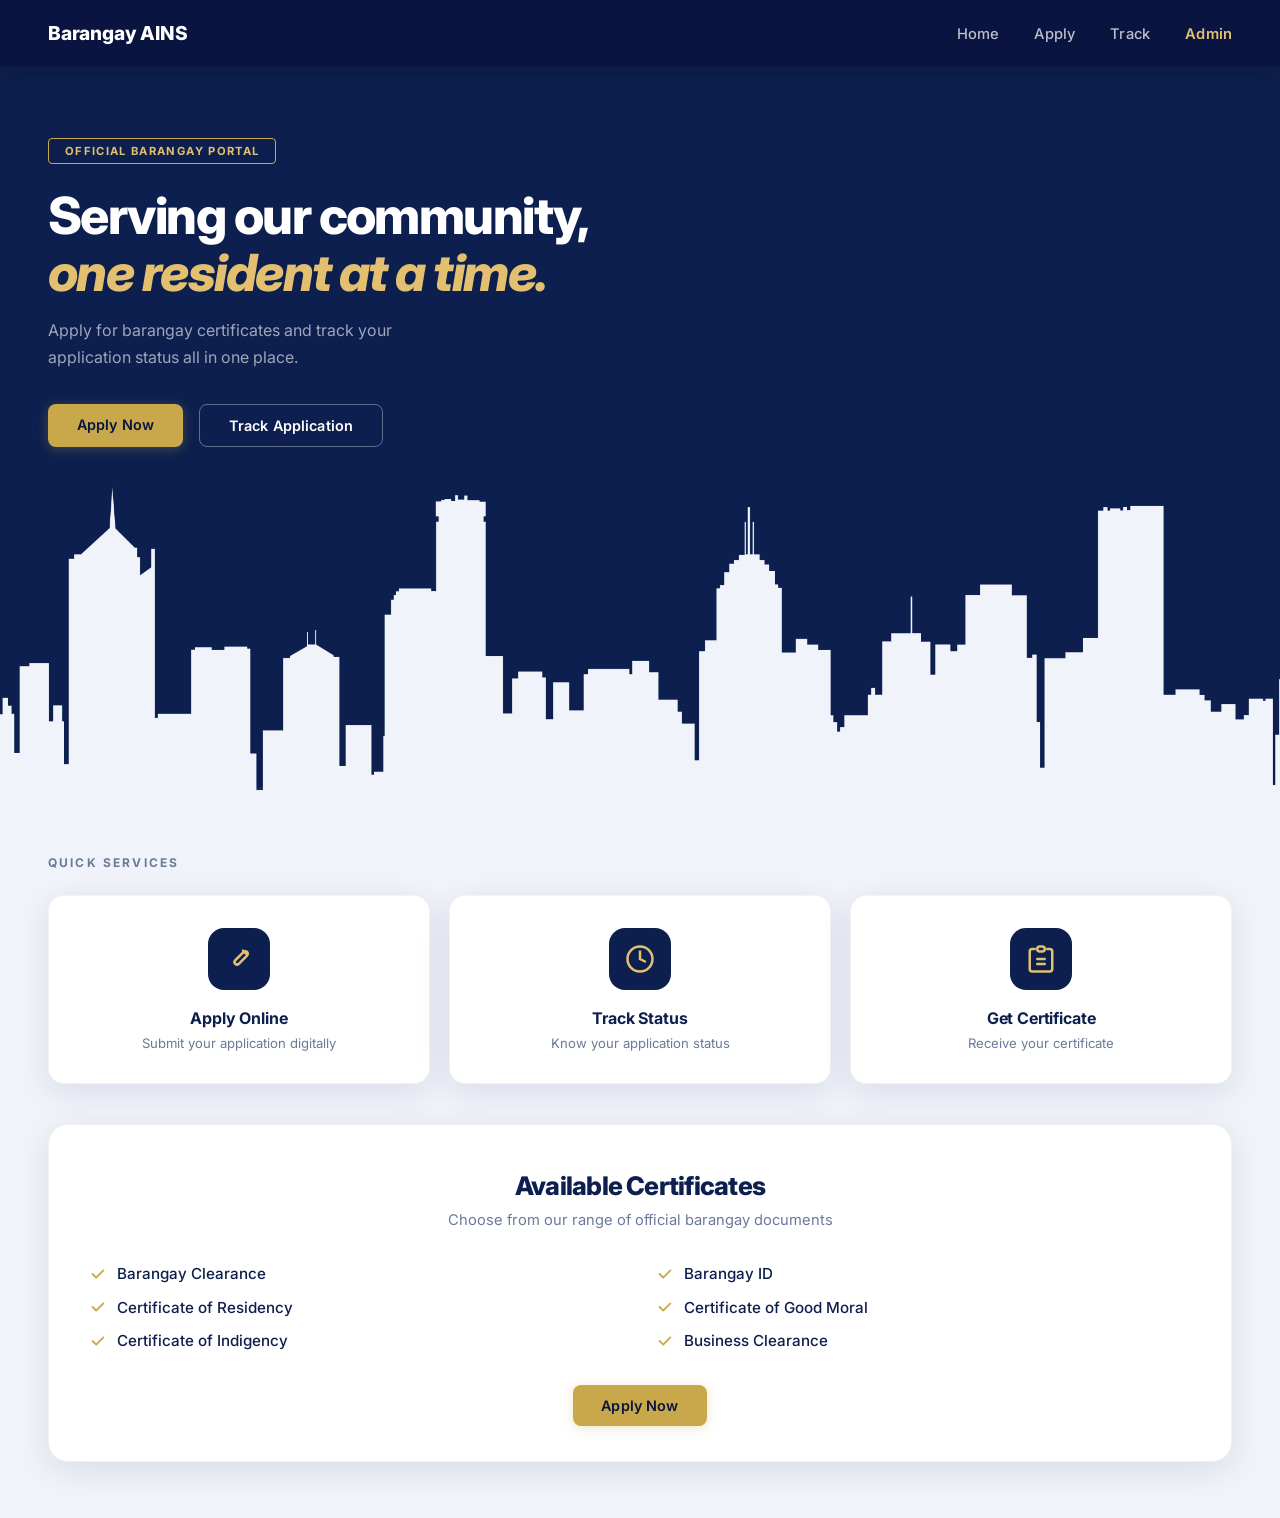
<file: barangay_webapp/app/templates/user/index.html>
<!DOCTYPE html>
<html lang="en">
<head>
  <meta charset="UTF-8" />
  <meta name="viewport" content="width=device-width, initial-scale=1.0"/>
  <title>Barangay AINS – Official Portal</title>
  <link rel="stylesheet" href="../../static/css/index.css">
  <link href="https://fonts.googleapis.com/css2?family=Inter:wght@300;400;500;600;700;800;900&display=swap" rel="stylesheet"/>
</head>
<body>

  <!-- NAVBAR -->
  <nav class="navbar">
    <div class="nav-brand">Barangay AINS</div>
    <ul class="nav-links">
      <li><a href="index.html">Home</a></li>
      <li><a href="apply.html">Apply</a></li>
      <li><a href="track.html">Track</a></li>
      <li><a href="admin.html" class="nav-admin">Admin</a></li>
    </ul>
  </nav>

  <!-- HERO -->
  <section class="hero">
    <div class="hero-content">
      <span class="hero-badge">Official Barangay Portal</span>
      <h1 class="hero-title">
        Serving our community,<br>
        <span class="hero-title-accent">one resident at a time.</span>
      </h1>
      <p class="hero-sub">Apply for barangay certificates and track your application status all in one place.</p>
      <div class="hero-actions">
        <a href="apply.html" class="btn btn-primary">Apply Now</a>
        <a href="track.html" class="btn btn-outline">Track Application</a>
      </div>
    </div>
    <div class="hero-skyline">
      <img src="../../static/images/background.png" alt="City Skyline" />
    </div>
  </section>

  <!-- QUICK SERVICES -->
<section class="quick-services">
  <p class="section-label">Quick Services</p>
  <div class="services-grid">

    <a href="apply.html" class="service-card">
      <div class="service-icon">
        <svg xmlns="http://www.w3.org/2000/svg" width="30" height="30" fill="none" viewBox="0 0 24 24" stroke="currentColor" stroke-width="2">
          <path stroke-linecap="round" stroke-linejoin="round" d="M15.232 5.232l3.536 3.536M9 13l6.586-6.586a2 2 0 112.828 2.828L11.828 15.828A2 2 0 019 13z"/>
        </svg>
      </div>
      <h3>Apply Online</h3>
      <p>Submit your application digitally</p>
    </a>

    <a href="track.html" class="service-card">
      <div class="service-icon">
        <svg xmlns="http://www.w3.org/2000/svg" width="30" height="30" fill="none" viewBox="0 0 24 24" stroke="currentColor" stroke-width="2">
          <circle cx="12" cy="12" r="10"/>
          <path stroke-linecap="round" d="M12 6v6l4 2"/>
        </svg>
      </div>
      <h3>Track Status</h3>
      <p>Know your application status</p>
    </a>

    <a href="track.html" class="service-card">
      <div class="service-icon">
        <svg xmlns="http://www.w3.org/2000/svg" width="30" height="30" fill="none" viewBox="0 0 24 24" stroke="currentColor" stroke-width="2">
          <path stroke-linecap="round" stroke-linejoin="round" d="M9 12h6M9 16h6M7 4H5a2 2 0 00-2 2v14a2 2 0 002 2h14a2 2 0 002-2V6a2 2 0 00-2-2h-2M9 4a2 2 0 002 2h2a2 2 0 002-2M9 4a2 2 0 012-2h2a2 2 0 012 2"/>
        </svg>
      </div>
      <h3>Get Certificate</h3>
      <p>Receive your certificate</p>
    </a>

  </div>
</section>

  <!-- AVAILABLE CERTIFICATES -->
  <section class="certificates">
    <div class="cert-card">
      <h2 class="cert-title">Available Certificates</h2>
      <p class="cert-subtitle">Choose from our range of official barangay documents</p>
      <div class="cert-grid">
        <ul class="cert-list">
          <li>
            <svg class="check-icon" viewBox="0 0 20 20" fill="currentColor">
              <path fill-rule="evenodd" d="M16.707 5.293a1 1 0 010 1.414l-8 8a1 1 0 01-1.414 0l-4-4a1 1 0 011.414-1.414L8 12.586l7.293-7.293a1 1 0 011.414 0z" clip-rule="evenodd"/>
            </svg>
            Barangay Clearance
          </li>
          <li>
            <svg class="check-icon" viewBox="0 0 20 20" fill="currentColor">
              <path fill-rule="evenodd" d="M16.707 5.293a1 1 0 010 1.414l-8 8a1 1 0 01-1.414 0l-4-4a1 1 0 011.414-1.414L8 12.586l7.293-7.293a1 1 0 011.414 0z" clip-rule="evenodd"/>
            </svg>
            Certificate of Residency
          </li>
          <li>
            <svg class="check-icon" viewBox="0 0 20 20" fill="currentColor">
              <path fill-rule="evenodd" d="M16.707 5.293a1 1 0 010 1.414l-8 8a1 1 0 01-1.414 0l-4-4a1 1 0 011.414-1.414L8 12.586l7.293-7.293a1 1 0 011.414 0z" clip-rule="evenodd"/>
            </svg>
            Certificate of Indigency
          </li>
        </ul>
        <ul class="cert-list">
          <li>
            <svg class="check-icon" viewBox="0 0 20 20" fill="currentColor">
              <path fill-rule="evenodd" d="M16.707 5.293a1 1 0 010 1.414l-8 8a1 1 0 01-1.414 0l-4-4a1 1 0 011.414-1.414L8 12.586l7.293-7.293a1 1 0 011.414 0z" clip-rule="evenodd"/>
            </svg>
            Barangay ID
          </li>
          <li>
            <svg class="check-icon" viewBox="0 0 20 20" fill="currentColor">
              <path fill-rule="evenodd" d="M16.707 5.293a1 1 0 010 1.414l-8 8a1 1 0 01-1.414 0l-4-4a1 1 0 011.414-1.414L8 12.586l7.293-7.293a1 1 0 011.414 0z" clip-rule="evenodd"/>
            </svg>
            Certificate of Good Moral
          </li>
          <li>
            <svg class="check-icon" viewBox="0 0 20 20" fill="currentColor">
              <path fill-rule="evenodd" d="M16.707 5.293a1 1 0 010 1.414l-8 8a1 1 0 01-1.414 0l-4-4a1 1 0 011.414-1.414L8 12.586l7.293-7.293a1 1 0 011.414 0z" clip-rule="evenodd"/>
            </svg>
            Business Clearance
          </li>
        </ul>
      </div>
      <div class="cert-action">
        <a href="apply.html" class="btn btn-primary">Apply Now</a>
      </div>
    </div>
  </section>

</body>
</html>
</file>
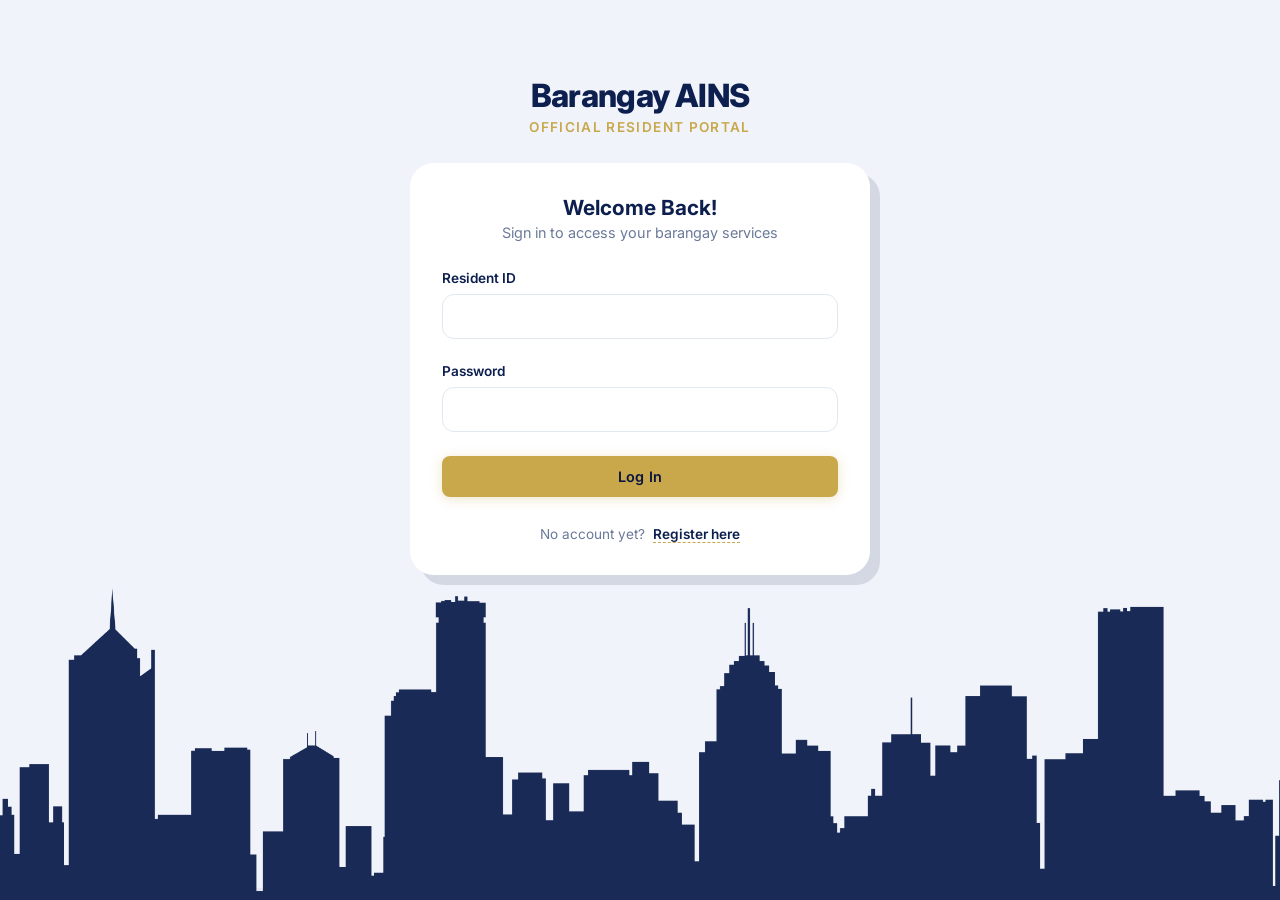
<file: barangay_webapp/app/templates/user/user_login.html>
<!DOCTYPE html>
<html lang="en">
<head>
  <meta charset="UTF-8" />
  <meta name="viewport" content="width=device-width, initial-scale=1.0"/>
  <title>Barangay AINS – Resident Login</title>
  <link rel="stylesheet" href="../../static/css/user_login.css">
  <link href="https://fonts.googleapis.com/css2?family=Inter:wght@300;400;500;600;700;800;900&display=swap" rel="stylesheet"/>
</head>
<body>

  <div class="login-wrapper">
    <div class="login-header-outside">
      <h1 class="login-title-outside">Barangay AINS</h1>
      <p class="portal-sub-outside">OFFICIAL RESIDENT PORTAL</p>
    </div>

    <div class="login-card">
      <div class="login-welcome">
        <p class="welcome-text">Welcome Back!</p>
        <p class="signin-text">Sign in to access your barangay services</p>
      </div>

      <form id="userLoginForm">
        <div class="form-group">
          <label for="residentId">Resident ID</label>
          <input type="text" id="residentId" name="residentId" required autocomplete="username" />
        </div>
        <div class="form-group">
          <label for="password">Password</label>
          <input type="password" id="password" name="password" required autocomplete="current-password" />
        </div>

        <div class="form-actions">
          <button type="submit" class="btn btn-primary">Log In</button>
        </div>

        <div class="register-prompt">
          <span>No account yet?</span>
          <button type="button" id="registerBtn" class="btn-link">Register here</button>
        </div>

        <input type="hidden" id="redirectAfterLogin" value="index.html" />
      </form>
    </div>
  </div>

  <div class="login-skyline">
    <picture>
      <source srcset="../../static/images/user_background2.png" type="image/png">
      <img class="skyline-img" 
           src="data:image/svg+xml,%3Csvg xmlns='http://www.w3.org/2000/svg' viewBox='0 0 1440 160'%3E%3Crect width='1440' height='160' fill='%230d1f4e'/%3E%3Cpath fill='%231a2e6e' d='M0,160 L0,110 L60,110 L60,80 L110,80 L110,50 L150,50 L150,90 L200,90 L200,40 L240,40 L240,100 L290,100 L290,30 L330,30 L330,120 L380,120 L380,60 L430,60 L430,130 L480,130 L480,20 L530,20 L530,140 L580,140 L580,70 L630,70 L630,110 L680,110 L680,45 L730,45 L730,125 L780,125 L780,55 L830,55 L830,95 L880,95 L880,35 L930,35 L930,115 L980,115 L980,65 L1030,65 L1030,105 L1080,105 L1080,25 L1130,25 L1130,135 L1180,135 L1180,75 L1230,75 L1230,150 L1280,150 L1280,10 L1330,10 L1330,90 L1380,90 L1380,50 L1440,50 L1440,160 Z'/%3E%3C/svg%3E"
           alt="Blue City Skyline - user_background2">
    </picture>
  </div>

  <script src="../../static/js/user_login.js"></script>
</body>
</html>
</file>
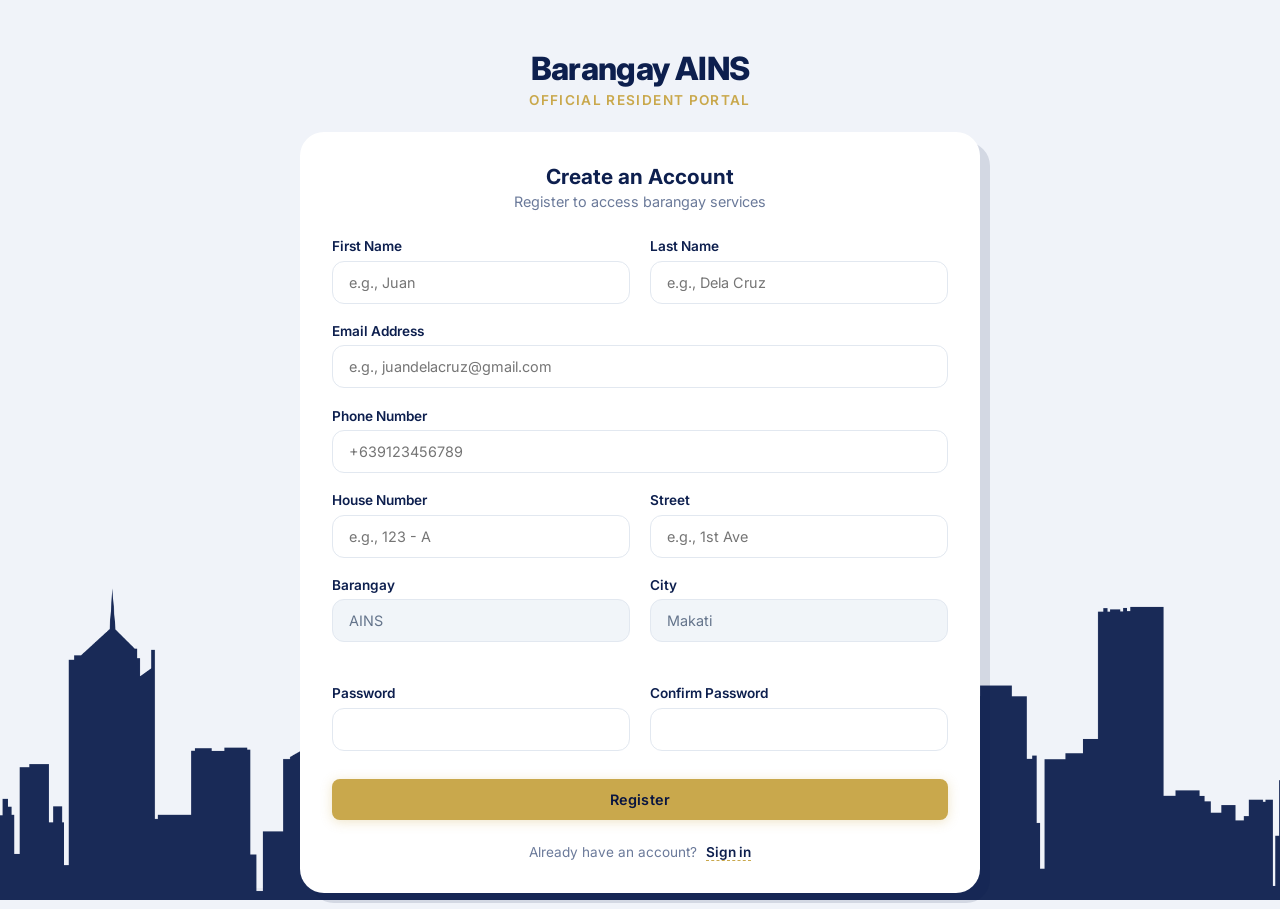
<file: barangay_webapp/app/templates/user/user_register.html>
<!DOCTYPE html>
<html lang="en">
<head>
  <meta charset="UTF-8" />
  <meta name="viewport" content="width=device-width, initial-scale=1.0"/>
  <title>Barangay AINS – Resident Registration</title>
  <link rel="stylesheet" href="../../static/css/user_register.css?v=1.1">
  <link href="https://fonts.googleapis.com/css2?family=Inter:wght@300;400;500;600;700;800;900&display=swap" rel="stylesheet"/>
</head>
<body>
  <div class="register-wrapper">
    <div class="register-header-outside">
      <h1 class="register-title-outside">Barangay AINS</h1>
      <p class="portal-sub-outside">OFFICIAL RESIDENT PORTAL</p>
    </div>

    <div class="register-card">
      <div class="register-welcome">
        <p class="welcome-text">Create an Account</p>
        <p class="signin-text">Register to access barangay services</p>
      </div>

      <form id="registerForm">
        <div class="form-row two-col">
          <div class="form-group">
            <label for="firstName">First Name</label>
            <input type="text" id="firstName" name="firstName" required />
          </div>
          <div class="form-group">
            <label for="lastName">Last Name</label>
            <input type="text" id="lastName" name="lastName" required />
          </div>
        </div>

        <div class="form-group full-width">
          <label for="email">Email Address</label>
          <input type="email" id="email" name="email" required />
        </div>

        <div class="form-group full-width">
          <label for="phone">Phone Number</label>
          <input type="tel" id="phone" name="phone" placeholder="+639123456789" required />
        </div>

        <div class="form-row two-col">
          <div class="form-group">
            <label for="house">House Number</label>
            <input type="text" id="house" name="house" required />
          </div>
          <div class="form-group">
            <label for="street">Street</label>
            <input type="text" id="street" name="street" required />
          </div>
        </div>

        <div class="form-row two-col">
          <div class="form-group">
            <label for="barangay">Barangay</label>
            <input type="text" id="barangay" name="barangay" value="AINS" readonly required />
          </div>
          <div class="form-group">
            <label for="city">City</label>
            <input type="text" id="city" name="city" value="Makati" readonly required />
          </div>
        </div>

        <div class="spacer"></div>

        <div class="form-row two-col password-row">
          <div class="form-group">
            <label for="password">Password</label>
            <input type="password" id="password" name="password" required />
          </div>
          <div class="form-group">
            <label for="confirmPassword">Confirm Password</label>
            <input type="password" id="confirmPassword" name="confirmPassword" required />
          </div>
        </div>

        <div class="form-actions">
          <button type="submit" class="btn btn-primary">Register</button>
        </div>

        <div class="login-prompt">
          <span>Already have an account?</span>
          <button type="button" id="loginBtn" class="btn-link">Sign in</button>
        </div>

        <input type="hidden" id="redirectAfterRegister" value="/" />
      </form>
    </div>
  </div>

  <!-- Success Popup Modal -->
  <div id="successPopup" class="popup-overlay" style="display: none;">
    <div class="popup-content">
      <h3>Check Your Email</h3>
      <p>Registration successful! We have sent a verification link to your email address. Please click it to activate your account.</p>
      <button type="button" id="closePopupBtn" class="btn btn-primary">Okay</button>
    </div>
  </div>

  <div class="register-skyline">
    <picture>
      <source srcset="../../static/images/user_background2.png" type="image/png">
      <img class="skyline-img" 
           src="data:image/svg+xml,%3Csvg xmlns='http://www.w3.org/2000/svg' viewBox='0 0 1440 160'%3E%3Crect width='1440' height='160' fill='%230d1f4e'/%3E%3Cpath fill='%231a2e6e' d='M0,160 L0,110 L60,110 L60,80 L110,80 L110,50 L150,50 L150,90 L200,90 L200,40 L240,40 L240,100 L290,100 L290,30 L330,30 L330,120 L380,120 L380,60 L430,60 L430,130 L480,130 L480,20 L530,20 L530,140 L580,140 L580,70 L630,70 L630,110 L680,110 L680,45 L730,45 L730,125 L780,125 L780,55 L830,55 L830,95 L880,95 L880,35 L930,35 L930,115 L980,115 L980,65 L1030,65 L1030,105 L1080,105 L1080,25 L1130,25 L1130,135 L1180,135 L1180,75 L1230,75 L1230,150 L1280,150 L1280,10 L1330,10 L1330,90 L1380,90 L1380,50 L1440,50 L1440,160 Z'/%3E%3C/svg%3E"
           alt="Blue City Skyline - user_background2">
    </picture>
  </div>

  <script src="../../static/js/user_register.js?v=1.3"></script>
</body>
</html>
</file>
<file: barangay_webapp/app/static/css/index.css>
/* =============================================
   BARANGAY AINS — index.css
   Font: Inter (unified across entire page)
   ============================================= */

*, *::before, *::after {
  box-sizing: border-box;
  margin: 0;
  padding: 0;
}

:root {
  --navy:        #0d1f4e;
  --navy-dark:   #091540;
  --navy-mid:    #162660;
  --gold:        #c9a84c;
  --gold-light:  #e2c070;
  --white:       #ffffff;
  --off-white:   #f0f3f9;
  --text-muted:  #6b7a9a;
  --card-shadow: 0 8px 32px rgba(13,31,78,0.10);
  --font:        'Inter', sans-serif;
}

html { scroll-behavior: smooth; }

body {
  font-family: var(--font);
  background-color: var(--off-white);
  color: var(--navy);
  min-height: 100vh;
  -webkit-font-smoothing: antialiased;
}

/* ── NAVBAR ─────────────────────────────────── */
.navbar {
  display: flex;
  align-items: center;
  justify-content: space-between;
  padding: 0 3rem;
  height: 66px;
  background-color: var(--navy-dark);
  position: sticky;
  top: 0;
  z-index: 100;
  box-shadow: 0 2px 20px rgba(0,0,0,0.22);
}

.nav-brand {
  font-family: var(--font);
  font-size: 1.2rem;
  font-weight: 800;
  color: var(--white);
  letter-spacing: -0.01em;
}

.nav-links {
  display: flex;
  gap: 2.2rem;
  list-style: none;
}

.nav-links a {
  color: rgba(255,255,255,0.72);
  text-decoration: none;
  font-size: 0.92rem;
  font-weight: 500;
  letter-spacing: 0.01em;
  transition: color 0.2s;
}

.nav-links a:hover       { color: var(--gold-light); }
.nav-links .nav-admin    { color: var(--gold-light); font-weight: 600; }

/* ── HERO ───────────────────────────────────── */
.hero {
  background-color: var(--navy);
  position: relative;
  overflow: hidden;
  min-height: 420px;
  display: flex;
  flex-direction: column;
  justify-content: flex-end;
  padding: 4.5rem 3rem 0;
}

.hero-content {
  position: relative;
  z-index: 2;
  max-width: 580px;
  animation: fadeUp 0.7s ease both;
}

@keyframes fadeUp {
  from { opacity: 0; transform: translateY(28px); }
  to   { opacity: 1; transform: translateY(0); }
}

.hero-badge {
  display: inline-block;
  border: 1.5px solid var(--gold);
  color: var(--gold-light);
  font-family: var(--font);
  font-size: 0.7rem;
  font-weight: 700;
  letter-spacing: 0.12em;
  text-transform: uppercase;
  padding: 0.32rem 1rem;
  border-radius: 4px;
  margin-bottom: 1.4rem;
}

.hero-title {
  font-family: var(--font);
  font-size: clamp(2.2rem, 5.5vw, 3.2rem);
  font-weight: 800;
  color: var(--white);
  line-height: 1.12;
  letter-spacing: -0.03em;
  margin-bottom: 1rem;
}

.hero-title-accent {
  color: var(--gold-light);
  font-weight: 800;
  font-style: italic;
}

.hero-sub {
  color: rgba(255,255,255,0.6);
  font-family: var(--font);
  font-size: 1rem;
  font-weight: 400;
  line-height: 1.7;
  margin-bottom: 2rem;
  max-width: 420px;
}

.hero-actions {
  display: flex;
  gap: 1rem;
  flex-wrap: wrap;
  margin-bottom: 2.5rem;
}

/* ── SKYLINE ────────────────────────────────── */
.hero-skyline {
  width: 100vw;
  position: relative;
  left: 50%;
  transform: translateX(-50%);
}

.hero-skyline img {
  width: 100%;
  height: auto;
  display: block;
}

/* ── BUTTONS ────────────────────────────────── */
.btn {
  display: inline-block;
  font-family: var(--font);
  font-size: 0.9rem;
  font-weight: 600;
  letter-spacing: 0.01em;
  padding: 0.75rem 1.8rem;
  border-radius: 8px;
  text-decoration: none;
  transition: background 0.2s, color 0.2s, box-shadow 0.2s, transform 0.15s;
  cursor: pointer;
}

.btn-primary {
  background: var(--gold);
  color: var(--navy-dark);
  box-shadow: 0 2px 12px rgba(201,168,76,0.30);
}

.btn-primary:hover {
  background: var(--gold-light);
  transform: translateY(-2px);
  box-shadow: 0 6px 20px rgba(201,168,76,0.40);
}

.btn-outline {
  background: transparent;
  color: var(--white);
  border: 1.5px solid rgba(255,255,255,0.35);
}

.btn-outline:hover {
  border-color: var(--gold-light);
  color: var(--gold-light);
  transform: translateY(-2px);
}

/* ── QUICK SERVICES ─────────────────────────── */
.quick-services {
  background: var(--off-white);
  padding: 3.5rem 3rem 2.5rem;
}

.section-label {
  font-family: var(--font);
  font-size: 0.75rem;
  font-weight: 700;
  letter-spacing: 0.18em;
  color: var(--text-muted);
  text-transform: uppercase;
  margin-bottom: 1.6rem;
}

.services-grid {
  display: grid;
  grid-template-columns: repeat(3, 1fr);
  gap: 1.2rem;
}

.service-card {
  text-decoration: none;      /* remove underline */
  color: inherit;             /* keep text color from parent */
  display: flex;              /* already there, but ensure it's present */
  flex-direction: column;
  align-items: center;
  text-align: center;
  background: var(--white);
  border-radius: 16px;
  padding: 2rem 1.5rem 1.8rem;
  display: flex;
  flex-direction: column;
  align-items: center;
  text-align: center;
  box-shadow: var(--card-shadow);
  transition: transform 0.2s, box-shadow 0.2s;
  cursor: pointer;
  border: 1px solid rgba(13,31,78,0.05);
}

.service-card:hover {
  transform: translateY(-5px);
  box-shadow: 0 18px 44px rgba(13,31,78,0.13);
}

.service-icon {
  width: 62px;
  height: 62px;
  border-radius: 16px;
  background: var(--navy);
  display: flex;
  align-items: center;
  justify-content: center;
  color: var(--gold-light);
  margin-bottom: 1.1rem;
  transition: background 0.2s;
}

.service-card:hover .service-icon {
  background: var(--gold);
  color: var(--navy-dark);
}

.service-card h3 {
  font-family: var(--font);
  font-size: 1rem;
  font-weight: 700;
  color: var(--navy);
  margin-bottom: 0.4rem;
  letter-spacing: -0.01em;
}

.service-card p {
  font-family: var(--font);
  font-size: 0.82rem;
  font-weight: 400;
  color: var(--text-muted);
  line-height: 1.5;
}

/* ── CERTIFICATES ───────────────────────────── */
.certificates {
  padding: 0 3rem 3.5rem;
  background: var(--off-white);
}

.cert-card {
  background: var(--white);
  border-radius: 20px;
  box-shadow: var(--card-shadow);
  padding: 2.8rem 2.5rem 2.2rem;
  border: 1px solid rgba(13,31,78,0.06);
}

.cert-title {
  font-family: var(--font);
  font-size: 1.6rem;
  font-weight: 800;
  letter-spacing: -0.03em;
  color: var(--navy);
  text-align: center;
  margin-bottom: 0.5rem;
}

.cert-subtitle {
  font-family: var(--font);
  font-size: 0.92rem;
  font-weight: 400;
  color: var(--text-muted);
  text-align: center;
  margin-bottom: 2rem;
  line-height: 1.6;
}

.cert-grid {
  display: grid;
  grid-template-columns: 1fr 1fr;
  gap: 0.5rem 2rem;
  margin-bottom: 2.2rem;
}

.cert-list {
  list-style: none;
  display: flex;
  flex-direction: column;
  gap: 0.9rem;
}

.cert-list li {
  display: flex;
  align-items: center;
  gap: 0.65rem;
  font-family: var(--font);
  font-size: 0.95rem;
  font-weight: 500;
  color: var(--navy);
}

.check-icon {
  width: 18px;
  height: 18px;
  color: var(--gold);
  flex-shrink: 0;
}

.cert-action {
  text-align: center;
}

/* ── RESPONSIVE ─────────────────────────────── */
@media (max-width: 640px) {
  .navbar          { padding: 0 1.4rem; }
  .nav-links       { gap: 1.2rem; }
  .hero            { padding: 3rem 1.4rem 0; }
  .quick-services  { padding: 2.5rem 1.4rem 2rem; }
  .certificates    { padding: 0 1.4rem 2.5rem; }
  .services-grid   { grid-template-columns: 1fr; }
  .cert-grid       { grid-template-columns: 1fr; }
  .hero-title      { font-size: 2rem; }
}
</file>
<file: barangay_webapp/app/static/css/user_login.css>
*, *::before, *::after {
  box-sizing: border-box;
  margin: 0;
  padding: 0;
}

:root {
  --navy:        #0d1f4e;
  --navy-dark:   #091540;
  --navy-mid:    #162660;
  --gold:        #c9a84c;
  --gold-light:  #e2c070;
  --white:       #ffffff;
  --off-white:   #f0f3f9;
  --text-muted:  #6b7a9a;
  --card-shadow: 0 8px 32px rgba(13,31,78,0.10);
  --font:        'Inter', sans-serif;
}

body {
  font-family: var(--font);
  background-color: var(--off-white);
  color: var(--navy);
  height: 100vh;
  overflow: hidden;
  display: flex;
  flex-direction: column;
  justify-content: flex-start;
  position: relative;
}

.login-wrapper {
  flex: 1;
  display: flex;
  flex-direction: column;
  justify-content: flex-start;
  align-items: center;
  padding: 2rem 1rem 1rem;
  z-index: 2;
  margin-top: 5vh;
}

.login-header-outside {
  text-align: center;
  margin-bottom: 1.8rem;
}

.login-title-outside {
  font-family: var(--font);
  font-size: 2rem;
  font-weight: 800;
  color: var(--navy);
  letter-spacing: -0.02em;
  line-height: 1.2;
}

.portal-sub-outside {
  font-size: 0.85rem;
  font-weight: 600;
  letter-spacing: 0.1em;
  color: var(--gold);
  margin-top: 0.2rem;
}

.login-card {
  max-width: 460px;
  width: 100%;
  background: var(--white);
  border-radius: 24px;
  box-shadow: 10px 10px 0px rgba(13, 31, 78, 0.12);
  padding: 2rem 2rem;
}

.login-welcome {
  text-align: center;
  margin-bottom: 1.8rem;
}

.welcome-text {
  font-size: 1.3rem;
  font-weight: 700;
  color: var(--navy);
  margin-bottom: 0.25rem;
}

.signin-text {
  font-size: 0.9rem;
  color: var(--text-muted);
  font-weight: 400;
}

.form-group {
  margin-bottom: 1.5rem;
  width: 100%;
}

.form-group label {
  display: block;
  font-size: 0.85rem;
  font-weight: 600;
  color: var(--navy);
  margin-bottom: 0.5rem;
}

.form-group input {
  width: 100%;
  padding: 0.75rem 1rem;
  font-family: var(--font);
  font-size: 0.95rem;
  border: 1.5px solid #e2e8f0;
  border-radius: 12px;
  background: var(--white);
  transition: border 0.2s, box-shadow 0.2s;
}

.form-group input:-webkit-autofill,
.form-group input:-webkit-autofill:hover,
.form-group input:-webkit-autofill:focus,
.form-group input:-webkit-autofill:active {
  -webkit-box-shadow: 0 0 0 1000px var(--white) inset !important;
  box-shadow: 0 0 0 1000px var(--white) inset !important;
  -webkit-text-fill-color: var(--navy) !important;
  caret-color: var(--navy);
  border-color: #e2e8f0;
}

.form-group input:autofill {
  background-color: var(--white) !important;
  color: var(--navy) !important;
}

.form-group input:focus {
  outline: none;
  border-color: var(--gold);
  box-shadow: 0 0 0 3px rgba(201, 168, 76, 0.2);
}

.btn {
  display: inline-block;
  font-family: var(--font);
  font-size: 0.9rem;
  font-weight: 600;
  letter-spacing: 0.01em;
  padding: 0.75rem 1.8rem;
  border-radius: 8px;
  text-decoration: none;
  transition: background 0.2s, transform 0.15s, box-shadow 0.2s;
  cursor: pointer;
  border: none;
  width: 100%;
  text-align: center;
}

.btn-primary {
  background: var(--gold);
  color: var(--navy-dark);
  box-shadow: 0 2px 12px rgba(201,168,76,0.30);
}

.btn-primary:hover {
  background: var(--gold-light);
  transform: translateY(-2px);
  box-shadow: 0 6px 20px rgba(201,168,76,0.40);
}

.register-prompt {
  text-align: center;
  margin-top: 1.8rem;
  font-size: 0.85rem;
  color: var(--text-muted);
}

.register-prompt .btn-link {
  background: none;
  border: none;
  color: var(--navy);
  font-weight: 600;
  cursor: pointer;
  font-family: var(--font);
  font-size: 0.85rem;
  border-bottom: 1px dashed var(--gold);
  margin-left: 0.3rem;
}

.register-prompt .btn-link:hover {
  color: var(--gold);
}

.login-skyline {
  position: fixed;
  bottom: 0;
  left: 0;
  width: 100%;
  z-index: 1;
  pointer-events: none;
}

.skyline-img {
  width: 100%;
  height: auto;
  display: block;
  opacity: 0.95;
}

@media (max-width: 640px) {
  .login-wrapper {
    margin-top: 2vh;
    padding: 1rem;
  }
  .login-card {
    padding: 1.5rem;
  }
  .login-title-outside {
    font-size: 1.5rem;
  }
  .portal-sub-outside {
    font-size: 0.7rem;
  }
  .welcome-text {
    font-size: 1.1rem;
  }
}
</file>
<file: barangay_webapp/app/static/css/user_register.css>
*, *::before, *::after {
  box-sizing: border-box;
  margin: 0;
  padding: 0;
}

:root {
  --navy:        #0d1f4e;
  --navy-dark:   #091540;
  --navy-mid:    #162660;
  --gold:        #c9a84c;
  --gold-light:  #e2c070;
  --white:       #ffffff;
  --off-white:   #f0f3f9;
  --text-muted:  #6b7a9a;
  --card-shadow: 0 8px 32px rgba(13,31,78,0.10);
  --font:        'Inter', sans-serif;
}

body {
  font-family: var(--font);
  background-color: var(--off-white);
  color: var(--navy);
  height: 100vh;
  overflow: hidden;
  display: flex;
  flex-direction: column;
  justify-content: flex-start;
  position: relative;
}

.register-wrapper {
  flex: 1;
  display: flex;
  flex-direction: column;
  justify-content: flex-start;
  align-items: center;
  padding: 2rem 1rem 1rem;
  z-index: 2;
  margin-top: 2vh;
}

.register-header-outside {
  text-align: center;
  margin-bottom: 1.5rem;
}

.register-title-outside {
  font-family: var(--font);
  font-size: 2rem;
  font-weight: 800;
  color: var(--navy);
  letter-spacing: -0.02em;
  line-height: 1.2;
}

.portal-sub-outside {
  font-size: 0.85rem;
  font-weight: 600;
  letter-spacing: 0.1em;
  color: var(--gold);
  margin-top: 0.2rem;
}

.register-card {
  max-width: 680px;
  width: 100%;
  background: var(--white);
  border-radius: 24px;
  box-shadow: 10px 10px 0px rgba(13, 31, 78, 0.12);
  padding: 2rem 2rem;
}

.register-welcome {
  text-align: center;
  margin-bottom: 1.8rem;
}

.welcome-text {
  font-size: 1.3rem;
  font-weight: 700;
  color: var(--navy);
  margin-bottom: 0.25rem;
}

.signin-text {
  font-size: 0.9rem;
  color: var(--text-muted);
  font-weight: 400;
}

.form-row {
  display: flex;
  gap: 1.2rem;
  margin-bottom: 1.2rem;
  flex-wrap: wrap;
}

.form-row.two-col .form-group {
  flex: 1;
  min-width: 180px;
}

.form-group.full-width {
  width: 100%;
  margin-bottom: 1.2rem;
}

.form-group {
  margin-bottom: 0;
  width: 100%;
}

.form-group label {
  display: block;
  font-size: 0.85rem;
  font-weight: 600;
  color: var(--navy);
  margin-bottom: 0.4rem;
}

.form-group input {
  width: 100%;
  padding: 0.75rem 1rem;
  font-family: var(--font);
  font-size: 0.9rem;
  border: 1.5px solid #e2e8f0;
  border-radius: 12px;
  background: var(--white);
  transition: border 0.2s, box-shadow 0.2s;
}

.form-group input[readonly] {
  background-color: #f1f5f9;
  color: #64748b;
  cursor: not-allowed;
}

.form-group input:focus {
  outline: none;
  border-color: var(--gold);
  box-shadow: 0 0 0 3px rgba(201, 168, 76, 0.2);
}

.form-group input:-webkit-autofill,
.form-group input:-webkit-autofill:hover,
.form-group input:-webkit-autofill:focus,
.form-group input:-webkit-autofill:active {
  -webkit-box-shadow: 0 0 0 1000px var(--white) inset !important;
  box-shadow: 0 0 0 1000px var(--white) inset !important;
  -webkit-text-fill-color: var(--navy) !important;
  caret-color: var(--navy);
  border-color: #e2e8f0;
}

.form-group input:autofill {
  background-color: var(--white) !important;
  color: var(--navy) !important;
}

.spacer {
  height: 1rem;
}

.password-row {
  margin-top: 0.5rem;
}

.btn {
  display: inline-block;
  font-family: var(--font);
  font-size: 0.9rem;
  font-weight: 600;
  letter-spacing: 0.01em;
  padding: 0.75rem 1.8rem;
  border-radius: 8px;
  text-decoration: none;
  transition: background 0.2s, transform 0.15s, box-shadow 0.2s;
  cursor: pointer;
  border: none;
  width: 100%;
  text-align: center;
}

.btn-primary {
  background: var(--gold);
  color: var(--navy-dark);
  box-shadow: 0 2px 12px rgba(201,168,76,0.30);
}

.btn-primary:hover {
  background: var(--gold-light);
  transform: translateY(-2px);
  box-shadow: 0 6px 20px rgba(201,168,76,0.40);
}

.form-actions {
  margin-top: 1.8rem;
}

.login-prompt {
  text-align: center;
  margin-top: 1.5rem;
  font-size: 0.85rem;
  color: var(--text-muted);
}

.login-prompt .btn-link {
  background: none;
  border: none;
  color: var(--navy);
  font-weight: 600;
  cursor: pointer;
  font-family: var(--font);
  font-size: 0.85rem;
  border-bottom: 1px dashed var(--gold);
  margin-left: 0.3rem;
}

.login-prompt .btn-link:hover {
  color: var(--gold);
}

.register-skyline {
  position: fixed;
  bottom: 0;
  left: 0;
  width: 100%;
  z-index: 1;
  pointer-events: none;
}

.skyline-img {
  width: 100%;
  height: auto;
  display: block;
  opacity: 0.95;
}

/* Popup Modal Styles */
.popup-overlay {
  position: fixed;
  top: 0;
  left: 0;
  width: 100%;
  height: 100%;
  background: rgba(13, 31, 78, 0.6);
  display: flex;
  justify-content: center;
  align-items: center;
  z-index: 1000;
}

.popup-content {
  background: var(--white);
  padding: 2.5rem;
  border-radius: 20px;
  text-align: center;
  max-width: 400px;
  box-shadow: var(--card-shadow);
  animation: popIn 0.3s ease-out forwards;
}

.popup-content h3 {
  color: var(--navy);
  margin-bottom: 1rem;
  font-size: 1.5rem;
}

.popup-content p {
  color: var(--text-muted);
  font-size: 0.95rem;
  line-height: 1.5;
  margin-bottom: 1.5rem;
}

@keyframes popIn {
  from { transform: scale(0.9); opacity: 0; }
  to { transform: scale(1); opacity: 1; }
}

@media (max-width: 680px) {
  .register-card {
    max-width: 94%;
    padding: 1.5rem;
  }
  .register-wrapper {
    margin-top: 1vh;
  }
  .register-title-outside {
    font-size: 1.5rem;
  }
  .portal-sub-outside {
    font-size: 0.7rem;
  }
  .welcome-text {
    font-size: 1.1rem;
  }
  .form-row {
    flex-direction: column;
    gap: 0;
  }
  .form-group {
    margin-bottom: 1rem;
  }
  .form-group.full-width {
    margin-bottom: 1rem;
  }
}
</file>
